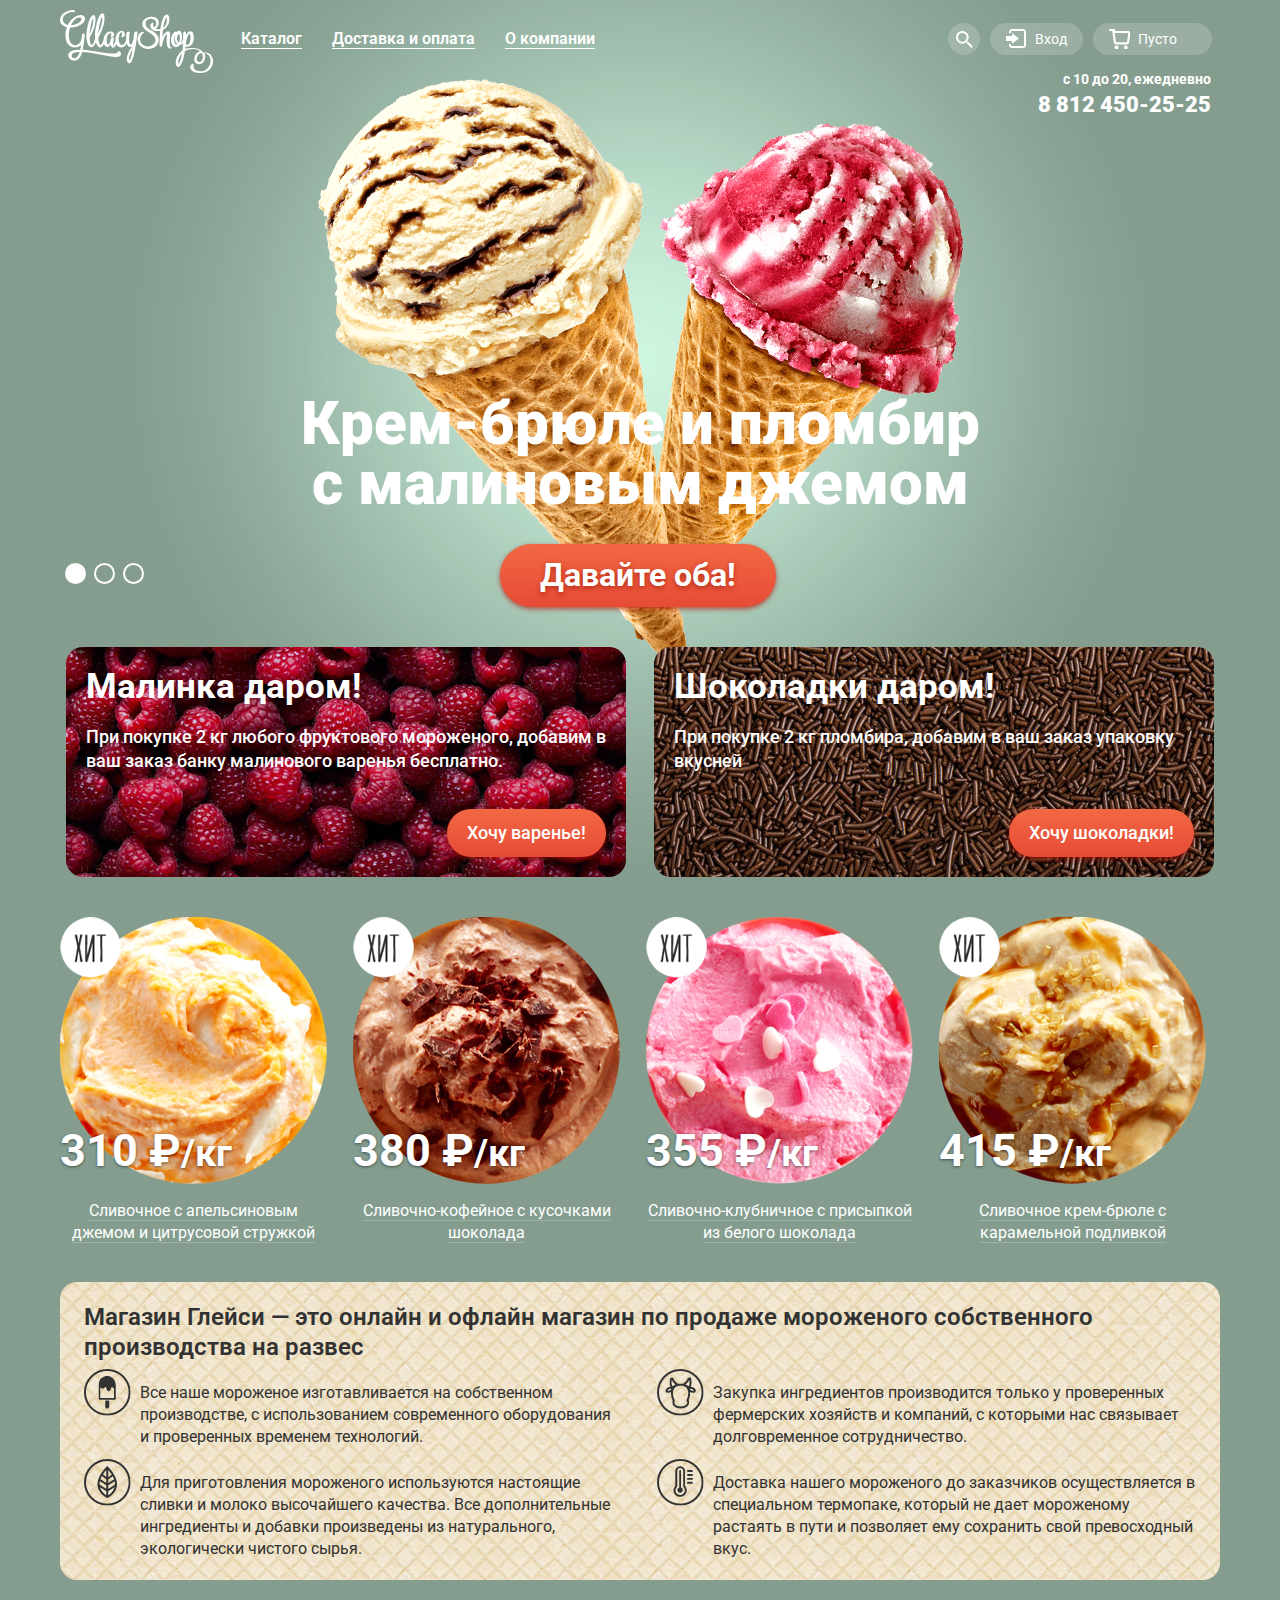
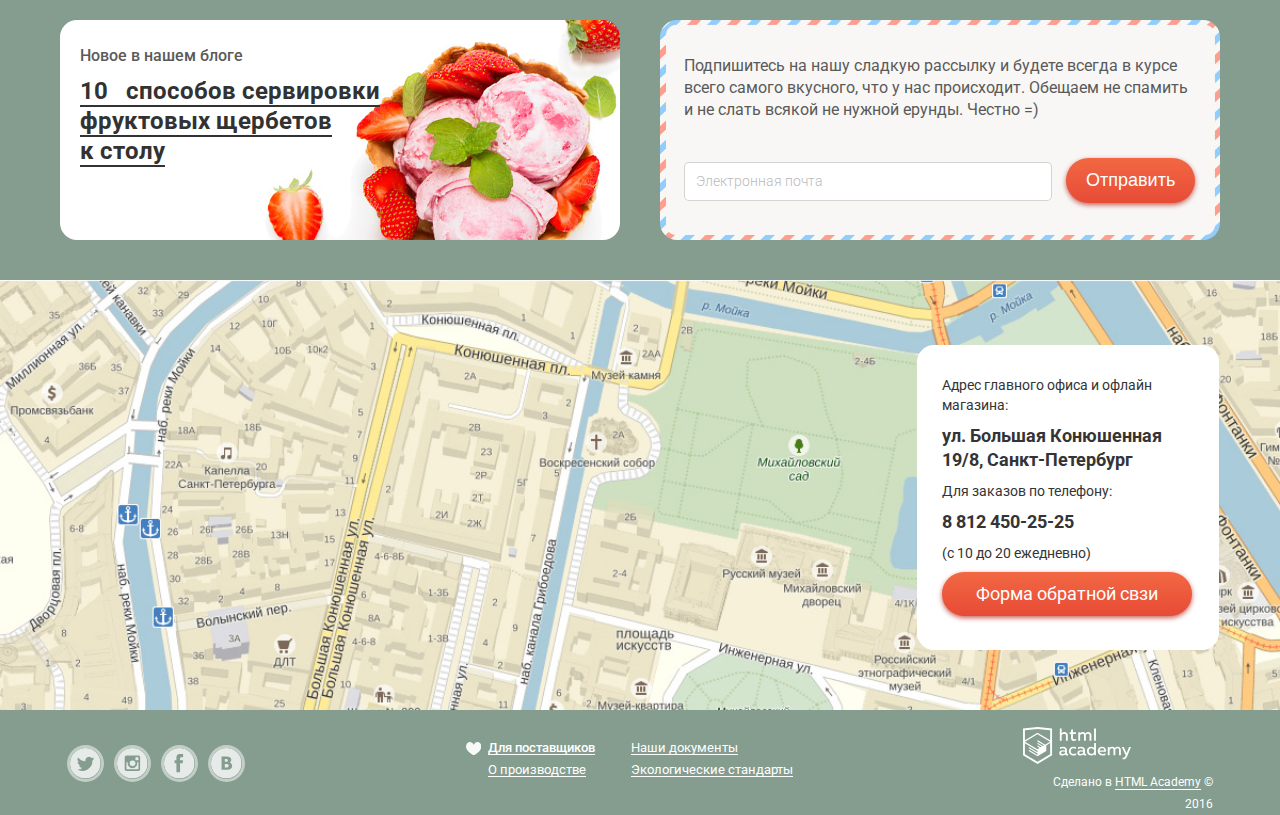
<file: index.html>
<!DOCTYPE html>
<html lang="ru">
	<head>
		<meta charset="utf-8">
		<link rel="stylesheet" href="css/style.css">
		<link href="https://fonts.googleapis.com/css?family=Roboto:400,500,700,900&amp;subset=cyrillic" rel="stylesheet">

	</head>
	<body>
		<input type="radio" id="btn-1" name="toggle" checked>
			                <input type="radio" id="btn-2" name="toggle">
			                <input type="radio" id="btn-3" name="toggle">
		<div class="site-wrapper">

			<div class="content-wrapper">
				
				<header class="main-header clearfix">
					
						<div class="header-logo">
							<img src="img/header-logo.svg" alt="Логотип">
						</div>
						<nav class="main-nav">
							<ul class="main-menu">
								<li>
									<a class="catalog" href="catalog.html">Каталог</a>
									<ul class="sub-menu">
										<li>
											<a class="bold-link" href="#">Новинки</a>
										</li>
										<li>
											<a href="#">Сливочное</a>
										</li>
										<li>
											<a href="#">Щербеты</a>
										</li>
										<li>
											<a href="#">Фруктовый лед</a>
										</li>
										<li>
											<a href="#">Мелорин</a>
										</li>
									</ul>
								</li>
								<li>
									<a href="#">Доставка и оплата</a>
								</li>
								<li>
									<a href="#">О компании</a>
								</li>
							</ul>
						</nav>
						<div class="user-block">
							<div class="user-block-item user-search">
								<a href="#"></a>
								<div class="user-search-form">
									<div class="field">
										<input class="field-input form-item" type="text" name="search" id="search">
										<label class="field-label" for="search">Что ищем?</label>
									</div>	
								</div>
							</div>
							<div class="user-block-item user-login">
								<a class="user-login-item" href="#">Вход</a>
								<div class="login-form">
									<form action="#" method="get">
										<div class="field">
											<input class="login-input field-input form-item" type="email" name="email" id="email">
											<label class="field-label" for="email">Электронная почта</label>
										</div>
										<div class="field">	
											<input class="login-input field-input form-item" type="password" name="password" id="password">
											<label class="field-label" class="field-label" for="password">Пароль</label>
										</div>	

										<div class="login-form-button">
											<input class="btn login-btn" type="submit" name="submit" value="Войти">
										</div>
										<div class="login-form-link hover-white-links">
											<a href="#">Забыли пароль?</a>
											<a href="#">Новая регистрация</a>
										</div>
									</form>
								</div>
							</div>
							<div class="user-block-item user-cart">
								<a class="empty" href="#">Пусто</a>
								
								<div class="cart-form">
									<table class="cart-table cart-list">
										<tbody>
											<tr class="cart-list-item">
												<td class="cart-list-remove">
													<button type="submit" class="cart-icon-remove"></button>
												</td>
												<td class="cart-list-img">
													<img src="img/cart-img1.png" alt="">
												</td>
												<td class="cart-list-description">Пломбир с апельсиновым джемом</td>
												<td class="cart-list-price">1,5 кг х <span>200 руб.</span></td>
												<td class="cart-list-count">300 руб.</td>
											</tr>
											<tr class="cart-list-item">
												<td class="cart-list-remove">
													<button type="submit" class="cart-icon-remove"></button>
												</td>
												<td class="cart-list-img">
													<img src="img/cart-img2.png" alt="">
												</td>
												<td class="cart-list-description">Клубничный пломбир с присыпкой  из белого шоколада</td>
												<td class="cart-list-price">1,5 кг х <span>300 руб.</span></td>
												<td class="cart-list-count">450 руб.</td>
											</tr>
											<tr class="cart-list-item">
												<td class="cart-list-total" colspan="5">Итого: 750 рублей</td>	
											</tr>
										</tbody>
									</table>
									<button type="submit" class="btn cart-btn">Оформить заказ</button>
								</div>
							</div>
						</div>
						<div class="header-info">
							<p class="header-info-time">c 10 до 20, ежедневно</p>
							<p class="header-info-number">8 812 450-25-25</p>
						</div>
						
				</header>					
						<section class="slider">
	                        <div class="slider-product-1">
	                        	<img src="img/slider-1.png" alt="">
	                        	<p class="slider-product-name">Крем-брюле и пломбир с малиновым джемом</p>
	                        	<a class="btn slider-btn">Давайте оба!</a>
	                        	
	                        </div>
	                        <div class="slider-product-2">
	                        	<img src="img/slider-2.png" alt="">
	                        	<p class="slider-product-name">Шоколадный пломбир и лимонный сорбет </p>
	                        	<a class="btn slider-btn">Давайте оба!</a>
	                        	
	                        </div>
	                        <div class="slider-product-3">
	                        	<img src="img/slider-3.png" alt="">
	                        	<p class="slider-product-name">Пломбир с помадкой и клубничный щербет</p>
	                        	<a class="btn slider-btn">Давайте оба!</a>
	                        	
	                        </div>	
	                        
	                        <div class="slider-controls">
			                    <label for="btn-1"></label>
			                    <label for="btn-2"></label>
			                    <label for="btn-3"></label>
	                		</div>               
			            </section>	            	
				        	</section>
				        	<section class="banners clearfix">
				        		<div class="banners-item raspberries">
				        			<h2 class="banner-title">Малинка даром!</h2>
				        			<p class="banner-description">При покупке 2 кг любого фруктового мороженого, добавим в ваш заказ банку малинового варенья бесплатно.</p>
				        			<a class="btn">Хочу варенье!</a>
				        		</div>
				        		<div class="banners-item chocolate">
				        			<h2 class="banner-title">Шоколадки даром!</h2>
				        			<p class="banner-description">При покупке 2 кг пломбира, добавим в ваш заказ упаковку вкусней</p>
				        			<a class="btn">Хочу шоколадки!</a>
				        		</div>
				        	</section>
				        	<section class="bestsellers">
				        		<article class="product bestseller-product">
				        			<img src="img/best1.png" alt="Мороженко" class="product-image">
				        			<div class="product-price">
				        				310 &#8381;<small>/кг</small>
				        			</div>
				        			<a href="#" class="product-title">Сливочное с апельсиновым джемом и цитрусовой стружкой</a>
				        		</article>
				        		<article class="product bestseller-product">
				        			<img src="img/best2.png" alt="Мороженко" class="product-image">
				        			<div class="product-price">
				        				380 &#8381;<small>/кг</small>
				        			</div>
				        			<a href="#" class="product-title">Сливочно-кофейное с кусочками шоколада</a>
				        		</article>
				        		<article class="product bestseller-product">
				        			<img src="img/best3.png" alt="Мороженко" class="product-image">
				        			<div class="product-price">
				        				355 &#8381;<small>/кг</small>
				        			</div>
				        			<a href="#" class="product-title">Сливочно-клубничное с присыпкой из белого шоколада</a>
				        		</article>
				        		<article class="product bestseller-product">
				        			<img src="img/best4.png" alt="Мороженко" class="product-image">
				        			<div class="product-price">
				        				415 &#8381;<small>/кг</small>
				        			</div>
				        			<a href="#" class="product-title">Сливочное крем-брюле с карамельной подливкой</a>
				        		</article>
				        	</section>
				        	<section class="advantage clearfix">
				        		<h2 class="advantage-title">Магазин Глейси  — это онлайн и офлайн магазин по продаже мороженого собственного производства на развес</h2>
				        		<div class="advantage-left">
				        			<p class="icecream">Все наше мороженое изготавливается на собственном производстве, с использованием современного оборудования и проверенных временем технологий.</p>
				        			<p class="leaf">Для приготовления мороженого используются настоящие сливки и молоко высочайшего качества. Все дополнительные ингредиенты и добавки произведены из натурального, экологически чистого сырья.</p>
				        		</div>
				        		<div class="advantage-right">
			        				<p class="cow">Закупка ингредиентов производится только у проверенных фермерских хозяйств и компаний, с которыми нас связывает долговременное сотрудничество.</p>
			        				<p class="termometer">Доставка нашего мороженого до заказчиков осуществляется в специальном термопаке, который не дает мороженому растаять в пути и позволяет ему сохранить свой превосходный вкус.</p>
				        		</div>
				        	</section>
				        	<section class="news clearfix">
				        		<div class="blog-news hover-white-links">
				        			<p class="blog-news-title">Новое в нашем блоге</p>
				        			<a href="#">10 &nbsp; способов сервировки<br> фруктовых щербетов<br> к столу</a>
				        		</div>
				        		<div class="emailing-news">
				        			<p>Подпишитесь на нашу сладкую рассылку и будете всегда в курсе всего самого вкусного, что у нас происходит. Обещаем не спамить и не слать всякой не нужной ерунды. Честно =)</p>
				        			<form action="#" method="post">
				        				<div class="field">
				        					<input class="field-input email-input" type="email" name="email" id="email" required>
						        				
						        			<label class="field-label email-label" for="email">Электронная почта</label>
						        			<input type="submit" class="btn emailing-news-btn" value="Отправить">
				        				</div>			  		        	
					        			
				        			</form>
				        		</div>
				        	</section>
						</div>
						<section class="location">
							<div class="location-map" id="ya-map">
								
									<div class="address-block">
											<p>Адрес главного офиса и офлайн магазина:</p>
											<p class="address-text-bold">ул. Большая Конюшенная 19/8, Санкт-Петербург</p>
											<p>Для заказов по телефону:</p>
											<p class="address-text-bold">8 812 450-25-25</p>
											<p>(с 10 до 20 ежедневно)</p>
										<a href="#" class="btn address-btn">Форма обратной свзи</a>
									</div>
								
							</div>
								
						</section>
						<div class="footer-wrapper">
				<footer class="main-footer">
					
						<div class="footer-social">
							<a href="#" class="social-btn social-btn-tw"></a>
							<a href="#" class="social-btn social-btn-inst"></a>
							<a href="#" class="social-btn social-btn-fb"></a>
							<a href="#" class="social-btn social-btn-vk"></a>
						</div>
						<div class="footer-links clearfix hover-links">
							<div class="footer-links-item footer-info">
								<a href="#" class="for-contractors">Для поставщиков</a>
								<a href="#">О производстве</a>
							</div>
							<div class="footer-links-item footer-doc">
								<a href="#">Наши документы</a>
								<a href="#">Экологические стандарты</a>
							</div>
						</div>	
						<div class="footer-corypting hover-links">
							<img src="img/logo.svg" alt="htmlacademy" class="footer-logo">
							<p>Сделано в <a href="#">HTML Academy</a> © 2016</p>
						</div>

								
				</footer>
				<div class="popup popup-feedback">
					<p>Мы обязательно вам ответим!</p>
					<button class="popup-close"></button>
					<form class="clearfix" action="#" method="get">
						<div class="field">
							<input class="form-item field-input" type="text" name="name" id="name">
							<label for="name" class="field-label">Как вас зовут?</label>
						</div>
						<div class="field">
							<input class="form-item field-input" type="email" id="email" >
							<label for="email" class="field-label">Ваша почта для ответа?</label>
						</div>
							
						<div class="field">
							<textarea class="field-input field-textarea" name="textarea" id="textarea"></textarea>
							<label for="textarea" class="field-label">Напишите что-нибудь...</label>
						</div>	
							<input class="btn popup-feedback-btn" type="submit" name="submit" value="Отправить">
						

					</form>
				</div>
			</div>
		</div>
			<script src="js/feedback.js"></script>	
			<script type="text/javascript" charset="utf-8" async src="https://api-maps.yandex.ru/services/constructor/1.0/js/?um=constructor%3A11344ddbdd3959e2b2ddc8b6d555e619453e3f6325177bd4e47028c7b8572590&amp;width=100%25&amp;height=435&amp;lang=ru_RU&amp;scroll=true&id=ya-map"></script>
	</body>
	
</html>
</file>
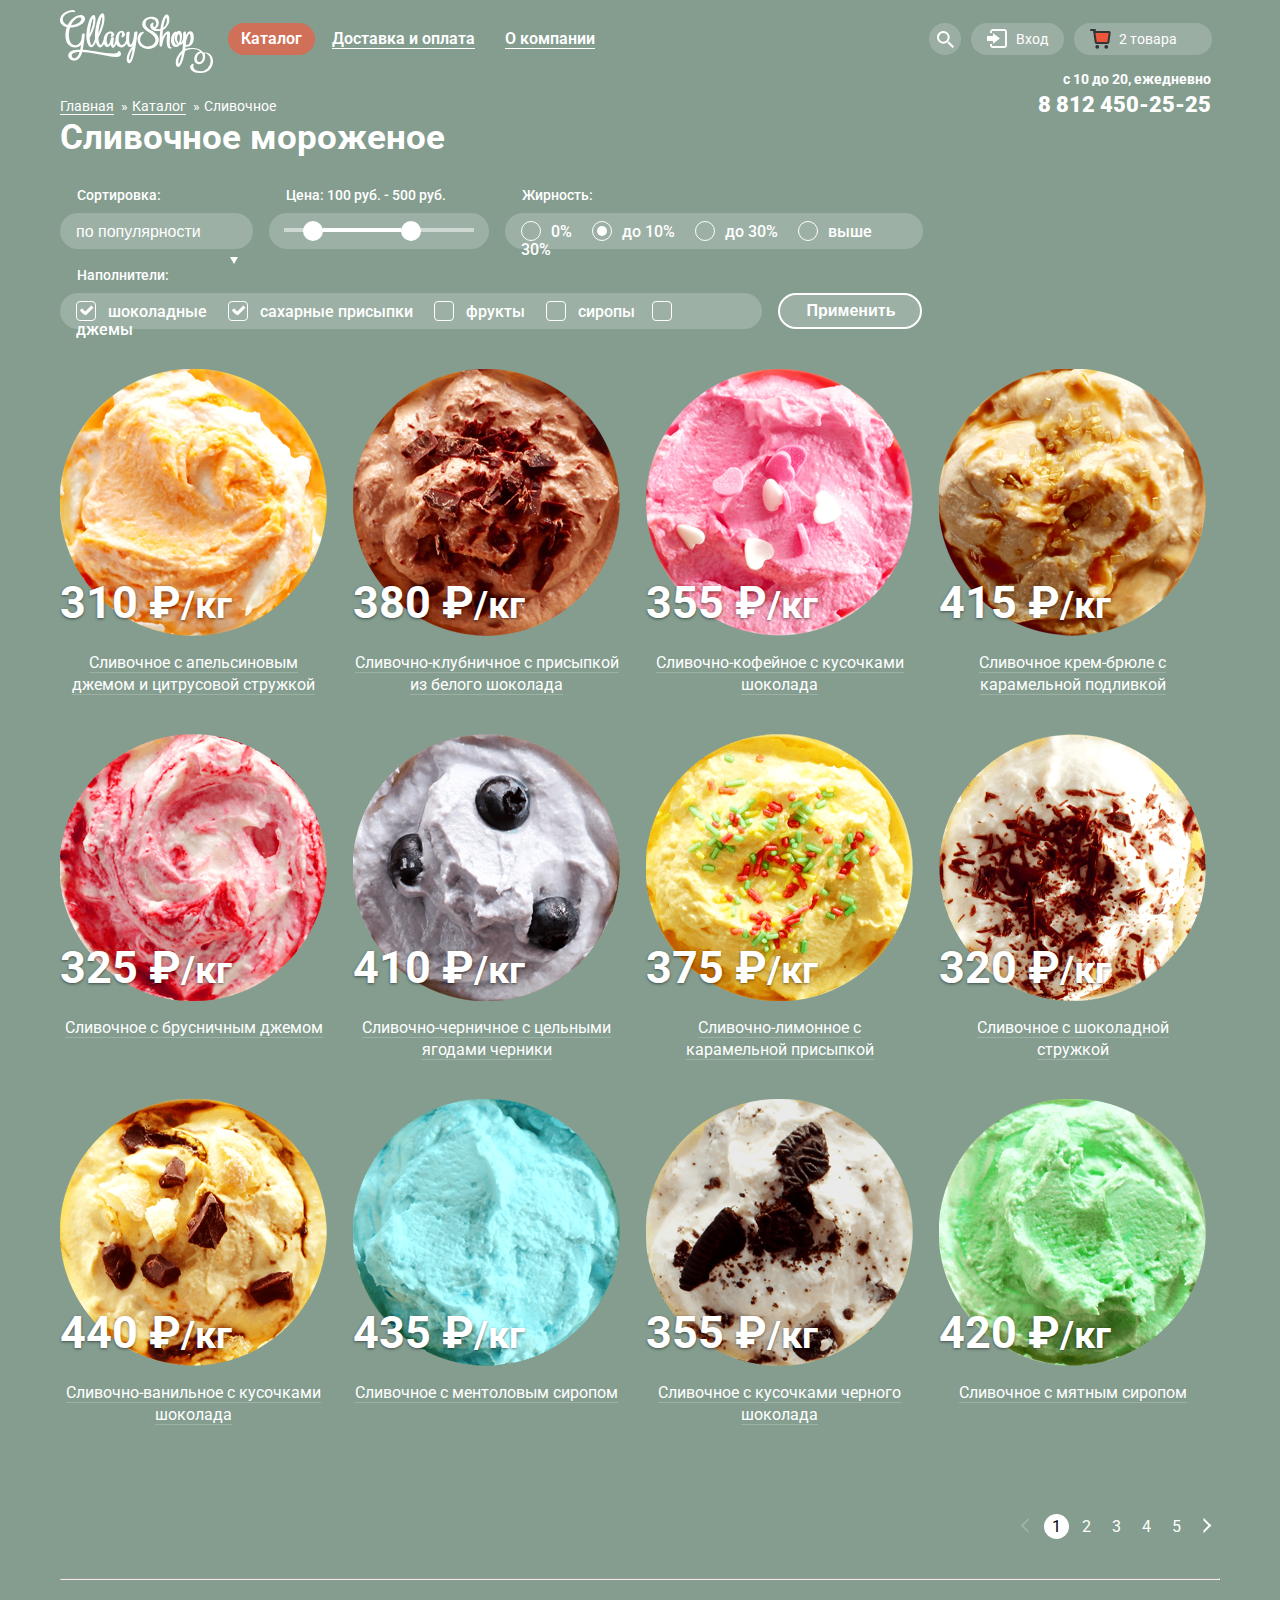
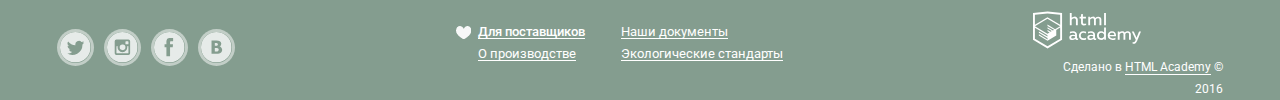
<file: catalog.html>
<!DOCTYPE html>
<html lang="ru">
	<head>
		<meta charset="utf-8">
		<link rel="stylesheet" href="css/style.css">
		<link href="https://fonts.googleapis.com/css?family=Roboto:400,500,700,900&amp;subset=cyrillic" rel="stylesheet">
	</head>
	<body>	
		<div class="content-wrapper">	
		<header class="main-header clearfix">
				
					<div class="header-logo">
						<img src="img/header-logo.svg" alt="Логотип">
					</div>
					<nav class="main-nav">
						<ul class="main-menu">
							<li class="active">
								<a class="catalog" href="catalog.html">Каталог</a>
								<ul class="sub-menu">
									<li>
										<a class="bold-link" href="#">Новинки</a>
									</li>
									<li class="active">
										<a href="#">Сливочное</a>
									</li>
									<li>
										<a href="#">Щербеты</a>
									</li>
									<li>
										<a href="#">Фруктовый лед</a>
									</li>
									<li>
										<a href="#">Мелорин</a>
									</li>
								</ul>
							</li>
							<li>
								<a href="#">Доставка и оплата</a>
							</li>
							<li>
								<a href="#">О компании</a>
							</li>
						</ul>
					</nav>
					<div class="user-block">
						<div class="user-block-item user-search">
							<a href="#"></a>
							<div class="user-search-form">
								<div class="field">
									<input class="field-input form-item" type="text" name="search" id="search">
									<label class="field-label" for="search">Что ищем?</label>
								</div>	
							</div>
						</div>
						<div class="user-block-item user-login">
							<a class="user-login-item" href="#">Вход</a>
							<div class="login-form">
								<form action="#" method="get">
									<div class="field">
										<input class="login-input field-input form-item" type="email" name="email" id="email">
										<label class="field-label" for="email">Электронная почта</label>
									</div>
									<div class="field">	
										<input class="login-input field-input form-item" type="password" name="password" id="password">
										<label class="field-label" class="field-label" for="password">Пароль</label>
									</div>	

									<div class="login-form-button">
										<input class="btn login-btn" type="submit" name="submit" value="Войти">
									</div>
									<div class="login-form-link hover-white-links">
										<a href="#">Забыли пароль?</a>
										<a href="#">Новая регистрация</a>
									</div>
								</form>
							</div>
						</div>
						<div class="user-block-item user-cart">
							<!-- <a class="empty" href="#">Пусто</a> -->
							<a class="added" href="#">2 товара</a>
							<div class="cart-form">
								<table class="cart-table cart-list">
									<tbody>
										<tr class="cart-list-item">
											<td class="cart-list-remove">
												<button type="submit" class="cart-icon-remove"></button>
											</td>
											<td class="cart-list-img">
												<img src="img/cart-img1.png" alt="">
											</td>
											<td class="cart-list-description">Пломбир с апельсиновым джемом</td>
											<td class="cart-list-price">1,5 кг х <span>200 руб.</span></td>
											<td class="cart-list-count">300 руб.</td>
										</tr>
										<tr class="cart-list-item">
											<td class="cart-list-remove">
												<button type="submit" class="cart-icon-remove"></button>
											</td>
											<td class="cart-list-img">
												<img src="img/cart-img2.png" alt="">
											</td>
											<td class="cart-list-description">Клубничный пломбир с присыпкой  из белого шоколада</td>
											<td class="cart-list-price">1,5 кг х <span>300 руб.</span></td>
											<td class="cart-list-count">450 руб.</td>
										</tr>
										<tr class="cart-list-item">
											<td class="cart-list-total" colspan="5">Итого: 750 рублей</td>	
										</tr>
									</tbody>
								</table>
								<button type="submit" class="btn cart-btn">Оформить заказ</button>
							</div>
						</div>
					</div>
					<div class="header-info">
						<p class="header-info-time">c 10 до 20, ежедневно</p>
						<p class="header-info-number">8 812 450-25-25</p>
					</div>
						
			</header>
		
			<ul class="breadcrumbs hover-links">
				<li>
					<a href="index.html">Главная</a>
					<a href="#">Каталог</a>
					<a class="current" href="#">Сливочное</a>
				</li>	
			</ul>
			<h2 class="catalog-title">Сливочное мороженое</h2>
			<form class="catalog-form" action="#" method="post">
				<fieldset class="sorting">
					<legend>Сортировка:</legend>
					<div class="catalog-fields sorting-field">	
						<select name="select" size="1">
							<option value="popular">по популярности</option>
							<option value="low">сначала не дорогие</option>
							<option value="high">сначала дорогие</option>
							<option value="fatness">по жирности</option>
						</select>
						<i class="sorting-field-icon"></i>
					</div>	
				</fieldset>
				<fieldset class="price">
					<legend>Цена: 100 руб. - 500 руб.</legend>
					<div class="catalog-fields price-field">
						<div class="scale">
                  			<div class="range">
			                    <div class="toggle-min"></div>
			                    <div class="toggle-max"></div>
			                </div>
                		</div>
					</div>	
				</fieldset>
				<fieldset class="fat">
					<legend>Жирность:</legend>
					<div class="catalog-fields fat-field">
						<label class="radio-label">
							
							<input type="radio" name="fatness-radio" id="fatness-0" value="fatness-0">
							<span class="radio-indicator"></span>
							0%
							
						</label>
						<label class="radio-label">
							
							<input type="radio" name="fatness-radio" id="fatness-below-10" value="fatness-below-10" checked>
							<span class="radio-indicator"></span>
							до 10%
							
						</label>
						<label class="radio-label">
							
							<input type="radio" name="fatness-radio" id="fatness-below-30" value="fatness-below-30">
							<span class="radio-indicator"></span>
							до 30%
							
						</label>
						<label class="radio-label">
							
							<input type="radio" name="fatness-radio" id="fatness-above-30" value="fatness-above-30">
							<span class="radio-indicator"></span>
							выше 30%
							
						</label>
					</div>	
					
				</fieldset>
				<fieldset class="fillers">
					<legend>Наполнители:</legend>
					<div class="catalog-fields fillers-field">
						<label>
							<input type="checkbox" name="chocolate" value="chocolate" id="chocolate" checked>
							<span class="checkbox-indicator"></span>
							шоколадные
						</label>
						<label>
							<input type="checkbox" name="sugar-powders" value="sugar-powders" id="sugar-powders" checked>
							<span class="checkbox-indicator"></span>
							сахарные присыпки
						</label>
						<label>
							<input type="checkbox" name="fruits" value="fruits" id="fruits">
							<span class="checkbox-indicator"></span>
							фрукты
						</label>
						<label>
							<input type="checkbox" name="syrups" value="syrups" id="syrups">
							<span class="checkbox-indicator"></span>
							сиропы
						</label>
						<label>
							<input type="checkbox" name="jam" value="jam" id="jam">
							<span class="checkbox-indicator"></span>
							джемы
						</label>
					</div>		
				</fieldset>
				<input class="catalog-sorting-btn" type="submit" value="Применить">
			</form>
			<section class="catalog-content">
				<article class="product product-hover">
					
        				<img src="img/best1.png" alt="Мороженко" class="product-image">
        			
        			<div class="product-price">310 &#8381;<small>/кг</small></div>
        			<a class="product-title">Сливочное с апельсиновым джемом и цитрусовой стружкой</a>
        			<div class="product-dropdown">
        				<a href="#" class="btn dropdown-btn">Быстрый просмотр</a>
        			</div>
	        	</article>
	        	<article class="product product-hover">
        			<img src="img/best2.png" alt="Мороженко" class="product-image">
        			<div class="product-price">380 &#8381;<small>/кг</small></div>
        			<a class="product-title">Сливочно-клубничное с присыпкой из белого шоколада</a>
        			<div class="product-dropdown">
        				<a href="#" class="btn dropdown-btn">Быстрый просмотр</a>
        			</div>
	        	</article>
	        	<article class="product product-hover">
        			<img src="img/best3.png" alt="Мороженко" class="product-image">
        			<div class="product-price">355 &#8381;<small>/кг</small></div>
        			<a class="product-title">Сливочно-кофейное с кусочками шоколада</a>
        			<div class="product-dropdown">
        				<a href="#" class="btn dropdown-btn">Быстрый просмотр</a>
        			</div>
	        	</article>
	        	<article class="product product-hover">
        			<img src="img/best4.png" alt="Мороженко" class="product-image">
        			<div class="product-price">415 &#8381;<small>/кг</small></div>
        			<a class="product-title">Сливочное крем-брюле с карамельной подливкой</a>
        			<div class="product-dropdown">
        				<a href="#" class="btn dropdown-btn">Быстрый просмотр</a>
        			</div>
	        	</article>
	        	<article class="product product-hover">
        			<img src="img/icecream5.png" alt="Мороженко" class="product-image">
        			<div class="product-price">325 &#8381;<small>/кг</small></div>
        			<a class="product-title">Сливочное с брусничным джемом</a>
        			<div class="product-dropdown">
        				<a href="#" class="btn dropdown-btn">Быстрый просмотр</a>
        			</div>
	        	</article>
	        	<article class="product product-hover">
        			<img src="img/icecream6.png" alt="Мороженко" class="product-image">
        			<div class="product-price">410 &#8381;<small>/кг</small></div>
        			<a class="product-title">Сливочно-черничное с цельными ягодами черники </a>
        			<div class="product-dropdown">
        				<a href="#" class="btn dropdown-btn">Быстрый просмотр</a>
        			</div>
	        	</article>
	        	<article class="product product-hover">
        			<img src="img/icecream7.png" alt="Мороженко" class="product-image">
        			<div class="product-price">375 &#8381;<small>/кг</small></div>
        			<a class="product-title">Сливочно-лимонное с карамельной присыпкой</a>
        			<div class="product-dropdown">
        				<a href="#" class="btn dropdown-btn">Быстрый просмотр</a>
        			</div>
	        	</article>
	        	<article class="product product-hover">
        			<img src="img/icecream8.png" alt="Мороженко" class="product-image">
        			<div class="product-price">320 &#8381;<small>/кг</small></div>
        			<a class="product-title">Сливочное с шоколадной стружкой</a>
        			<div class="product-dropdown">
        				<a href="#" class="btn dropdown-btn">Быстрый просмотр</a>
        			</div>
	        	</article>
	        	<article class="product product-hover">
        			<img src="img/icecream9.png" alt="Мороженко" class="product-image">
        			<div class="product-price">440 &#8381;<small>/кг</small></div>
        			<a class="product-title">Сливочно-ванильное с кусочками шоколада</a>
        			<div class="product-dropdown">
        				<a href="#" class="btn dropdown-btn">Быстрый просмотр</a>
        			</div>
	        	</article>
	        	<article class="product product-hover">
        			<img src="img/icecream10.png" alt="Мороженко" class="product-image">
        			<div class="product-price">435 &#8381;<small>/кг</small></div>
        			<a class="product-title">Сливочноe с ментоловым сиропом</a>
        			<div class="product-dropdown">
        				<a href="#" class="btn dropdown-btn">Быстрый просмотр</a>
        			</div>
	        	</article>
	        	<article class="product product-hover">
        			<img src="img/icecream11.png" alt="Мороженко" class="product-image">
        			<div class="product-price">355 &#8381;<small>/кг</small></div>
        			<a class="product-title">Сливочное с кусочками черного шоколада</a>
        			<div class="product-dropdown">
        				<a href="#" class="btn dropdown-btn">Быстрый просмотр</a>
        			</div>
	        	</article>
	        	<article class="product product-hover">
        			<img src="img/icecream12.png" alt="Мороженко" class="product-image">
        			<div class="product-price">420 &#8381;<small>/кг</small></div>
        			<a class="product-title">Сливочное с мятным сиропом</a>
        			<div class="product-dropdown">
        				<a href="#" class="btn dropdown-btn">Быстрый просмотр</a>
        			</div>
	        	</article>
			</section>
			<div class="paginator">
				<a class="prev disabled" href="#"></a>
				<a class="current" href="#">1</a>
				<a href="#">2</a>
				<a href="#">3</a>
				<a href="#">4</a>
				<a href="#">5</a>
				<a class="next" href="#"></a>
			</div>
			<hr class="hr-line">
		
		<footer class="main-footer inner-footer">
			
				<div class="footer-social">
					<a href="#" class="social-btn social-btn-tw"></a>
					<a href="#" class="social-btn social-btn-inst"></a>
					<a href="#" class="social-btn social-btn-fb"></a>
					<a href="#" class="social-btn social-btn-vk"></a>
				</div>
				<div class="footer-links clearfix hover-links">
					<div class="footer-links-item footer-info">
						<a href="#" class="for-contractors">Для поставщиков</a>
						<a href="#">О производстве</a>
					</div>
					<div class="footer-links-item footer-doc">
						<a href="#">Наши документы</a>
						<a href="#">Экологические стандарты</a>
					</div>
				</div>
				<div class="footer-corypting hover-links">
					<img src="img/footer-logo.svg" alt="htmlacademy" class="footer-logo" width="108" height="38">
					<p>Сделано в <a href="#">HTML Academy</a> © 2016</p>
				</div>
						
		</footer>
		</div>
	</body>
</html>
</file>
<file: css/style.css>
* {
	box-sizing: border-box;
}
body {
	margin: 0;
	font-family: 'Roboto',"Arial", sans-serif;
	font-size: 16px;
	line-height: 22px;
	color: #ffffff;
	background-color: #849d8f;
}
.site-wrapper {
	min-width: 940px;
	background-color: #849d8f;
	background-image: url(../img/illumination-1.png);
	background-position: center top;
	background-repeat: no-repeat;

	transition: background-image 0.5s ease,
	background-color 0.5s ease;

}
.content-wrapper {
	width: 1200px;
	margin: 0 auto;
	padding: 0 20px;
}
.footer-wrapper {
	width: 1200px;
	margin: 0 auto;
	padding: 0 30px;
}
.clearfix::after {
	content: "";
	display: table;
	clear: both;
}
.btn {
	display: inline-block;
    background-color: #e74b36;
    background-image: linear-gradient(to top,#e74b36,#f26843);
    padding: 12px 20px;
    border-radius: 47px;
    font-size: 18px;
    box-shadow: 0px 2px 5px 0px rgba(172,16,0,0.65); 
    color: #ffffff;
    text-decoration: none;
    text-align: center;
    outline: none;
}
.btn:hover {
	background-image: linear-gradient(to top,#f58669,#ec6f5e);
}
.btn:active {
	background-image: linear-gradient(to top,#f26843,#e74b36);
	box-shadow: inset 0px 3px 2px 0px rgba(172,16,0,0.65);
}

.container {
	position: relative;
	width: 1146px;
	margin: 0px auto;
}
.header-logo {
	float: left;
	margin-right: 15px;
}
.main-header {
	position: relative;
	padding-top: 10px;
}
.main-nav {
	float: left;
	width: 550px;
	margin-top: 13px;
}
.main-menu {
	padding: 0;
    margin: 0;
    list-style: none;
}
.main-menu > li {
	position: relative;
	display: inline-block;
	vertical-align: top;
	padding: 5px 13px;
    /* padding-bottom: 0; */
    font-size: 16px;
    line-height: 22px;   
}
.main-menu > li > a {

	color: #ffffff;
	text-decoration: none;
	border-bottom: 1px solid;
	font-weight: 600;
}
.main-menu > li:hover {
	background-color: #ffffff;
    border-radius: 22px;
}
.main-menu > li:hover > a {
	color: #000000;
	border: none;
}
.main-menu > li:hover .sub-menu {
	display: block;
}
.main-menu > li::after {
	content: "";
    position: absolute;
    height: 10px;
    left: 0;
    right: 0;
}
.main-menu > .active {
	background-color: #d07058;
	border-radius: 22px;
}
.main-menu .active>a {
	border: none;
}
.main-menu > li:active {
-webkit-box-shadow: inset 0px 2px 0px 0px rgba(105,105,105,1);
-moz-box-shadow: inset 0px 2px 0px 0px rgba(105,105,105,1);
box-shadow: inset 0px 2px 0px 0px rgba(105,105,105,1);
}

.sub-menu {
	display: none;
	width: 145px;
    font-size: 14px;
    position: absolute;
    left: -6px;
    top: 37px;
    z-index: 20;
    list-style: none;
    background-color: #ffffff;
    padding: 0;
    border-radius: 6px;
    box-shadow:0px 15px 20px 5px rgba(27, 27, 27, 0.27); 
}
.sub-menu a {
	display: block;
    text-decoration: none;
    padding: 7px 14px;
    color: #000000;
    margin: 0 6px;
}
.sub-menu .active {
	pointer-events: none;
	cursor: default;
	background-color: #d07058;	
}
.sub-menu .active:hover {
	background-color: #d07058;
}
.sub-menu .active>a {
	color: #ffffff;
}
.sub-menu li:hover {
    background-color: #fbded8;
}
.sub-menu li:first-child:hover {
    border-radius: 6px 6px 0 0;
}
.sub-menu li:last-child:hover {
	border-radius: 0 0 6px 6px;
}
.sub-menu li:active {
    background-color: #f6b5a5;
}
.sub-menu .bold-link {
	font-weight: bold;
	border-bottom: 1px solid #d1d0ce;
	padding: 9px 14px 11px;
}
.main-menu .catalog:hover .sub-menu {
	display: block;
}
.user-block {

	    float: right;
    margin-top: 13px;
    margin-right: 8px;
    max-width: 418px;
    font-size: 0;
    text-align: right;
}
.user-cart {
	position: relative;
}
.cart-form {
	position: absolute;
	top: 36px;
	right: 0;
	padding: 26px 15px 23px;
	width: 540px;
	background-color: #ffffff;
	border-radius: 5px;
	opacity: 0;
	z-index: -1;
}
.user-cart:hover .cart-form {
	opacity: 1;
	z-index: 20;
}
.user-cart:hover .added {
	background-color: #ffffff;
	color: #000000;
}
tbody {
	font-size: 13px;
	line-height: 19px;
	color: #000000;
	text-align: left;
}
tbody td {
	vertical-align: top;
}
.cart-list-price span {
	color: #888888;
}
.cart-list-description {
	width: 255px;
	padding: 8px 10px 28px;
}
.cart-list-price {
	width: 130px;
	padding: 8px 10px;
}
.cart-list-count {
	width: 80px;
	padding: 8px 10px;
}
.cart-list-img {
	width: 33px;
	height: 33px;
}
.cart-list-total {
	position: relative;
	font-size: 15px;
	padding: 0 10px;
	font-weight: bold;
	text-align: right;

}
.cart-list-total::before {
	position: absolute;
	top: -15px;
	left: 0;
	content: "";
	width: 100%;
	height: 1px;
	background-color: #cacac7;
}
.cart-btn {
	font-size: 15px;
	line-height: 24.3px;
	font-weight: bold;
	border: none;
	padding-top: 6px;
	padding-bottom: 6px;
	margin-top: 13px;
}

.cart-icon-remove {
	position: relative;
    width: 26px;
    height: 32px;
    display: block;
    font-size: 0;
    border: none;
    outline: none;
    background-color: rgba(50, 50, 50, 0);
}
.cart-icon-remove::before,
.cart-icon-remove::after {
	position: absolute;
	left: 0;
	content: "";
	width: 14px;
	height: 1px;
	background-color: #000000;
}
.cart-icon-remove::before {
	transform: rotate(45deg);
}
.cart-icon-remove::after {
	transform: rotate(-45deg);
}

.user-block-item {
	position: relative;
	display: inline-block;
	vertical-align: top;
	margin-right: 10px;

}
.user-block-item:last-child {
	margin-right: 0;
}
.user-block-item > a {
	display: block;
	position: relative;
    /* min-height: 32px; */
    padding: 5px 16px;
    /* padding-left: 45px; */
    background-color: rgba(248, 247, 244, 0.2);
    border-radius: 32px;
    font-size: 14px;
    text-decoration: none;
    color: #ffffff;
}

.user-search > a {

	width: 32px;
    height: 32px;
    background-image: url(../img/search.svg);
    background-position: center center;
    background-repeat: no-repeat;   
}
.user-search::after {
	position: absolute;
	content: "";
	width: 32px;
	height: 10px;
	left: 0;
}
.user-search:hover >a {
	background-image: url(../img/search2.svg);
	background-color: #ffffff;
}
.user-search:hover .user-search-form {
	opacity: 1;
	z-index: 20;
}

.user-block:after {
    position: absolute;
    content: "";
    width: 270px;
    height: 5px;
    bottom: -5px;
    left: 0;
}
.user-login>a {
	padding-left: 45px;
}
.login-form-link a {
	font-size: 13px;
	line-height: 13px;
	color: #000000;
	text-decoration: none;
	border-bottom: 1px solid black;
}
.login-btn {
	border: none;
	width: 100px;
	padding: 9px 30px;
	font-size: 15px;
	font-weight: 600;
}
.login-form-button {
    position: absolute;
    bottom: 15px;
}
.login-form-link {
    position: absolute;
    right: 16px;
    bottom: 9px;
    max-width: 125px;
}
.user-cart a {
	padding-left: 45px;
    padding-right: 35px;
    text-align: center;
}
.field {
	position: relative;
	width: 100%;
}
.user-search-form {
	position: absolute;
	right: 0;
	top: 36px;
	z-index: -1;
	opacity: 0;
	width: 342px;
	padding: 15px;
	background-color: #ffffff;
	border-radius: 5px;
}
.login-form {
	position: absolute;
    right: 0;
    z-index: -1;
    opacity: 0;
    top: 36px;
    width: 272px;
    min-height: 175px;
    padding: 20px 16px 16px 15px;
    background-color: #ffffff;
    border-radius: 7px;
    box-shadow: 0 20px 20px rgba(0,0,0,.4);  
}

.user-login::after {
    position: absolute;
    content: "";
    width: 100%;
    height: 10px;
    left: 0;
}
.user-login:hover .login-form {
	opacity: 1;
	z-index: 20;
}
.user-cart::after {
	position: absolute;
    content: "";
    width: 100%;
    height: 10px;
    left: 0;
}
.header-info {
	    position: absolute;
    top: 68px;
    right: 9px;
    text-align: right;
}
.header-info-time {
	font-size: 14px;
	font-weight: bold;
	margin: 0px;

}
.header-info-number {
	font-size: 22px;
	line-height: 30px;
	font-weight: 900;
	margin: 0px;
}
.user-login-item::before {
	position: absolute;
	content: ""; 
    top: 6px;
    left: 16px;
    width: 20px;
    height: 19px;
    background: url(../img/css_sprites.png) no-repeat;
    background-position: -133px -236px;
}
.user-login:hover .user-login-item::before {
	background-position: -173px -236px;
}
.user-login:hover .user-login-item {
	background-color: #ffffff;
	color: #000000;
}
.empty:before {
	position: absolute;
	content: "";
	top: 6px;
	left: 16px;
	width: 21px;
	height: 20px;
	background: url("../img/css_sprites.png") no-repeat;
	background-position: -92px -236px;
}
.added:before {
	position: absolute;
	content: "";
	top: 6px;
	left: 16px;
	width: 21px;
	height: 20px;
	background: url("../img/css_sprites.png") no-repeat;
	background-position: -10px -236px;
}
/*Слайдер*/
.slider {
	position: relative;
	min-height: 525px;
	margin-bottom: 43px;
}
.slider-product-1,
.slider-product-2,
.slider-product-3 {
	display: none;
}
body > input[type="radio"] {
	display: none;
}

.slider{
    transition: transform .8s ease;
}
.slider img {
    position: absolute;
    top: 0px;
    left: 50%;
    margin-left: -323.5px;
   

}

.slider-product-name {
	position: relative;
	padding: 0 230px;
    padding-top: 315px;
    text-align: center;
    font-size: 60px;
    font-weight: 900;
    line-height: 60px;
    margin: 0;
    margin-bottom: 30px;
    z-index: 2;
}
.slider-btn {
	display: block;
	text-align: center;
	text-shadow: 0 2px 5px rgba(160,32,11,.76);
}
.slider-controls {
	position: absolute;
	font-size: 0;
	line-height: 0;
	bottom: 20px;
	left: 5px;
}
.slider-controls label {
	display: inline-block;
	width: 21px;
	height: 21px;
	border: 2px solid #ffffff;
	border-radius: 50%;
	margin-right: 8px;
	cursor: pointer;
}
.slider-controls label:last-child {
	margin: 0;
}
.slider-controls label:hover {
    background-color: rgba(248, 247, 244, 0.4);
}
/*.slider-controls label::after*/
#btn-1:checked ~ .site-wrapper label[for="btn-1"],
#btn-2:checked ~ .site-wrapper label[for="btn-2"],
#btn-3:checked ~ .site-wrapper label[for="btn-3"] {	
	background-color: #ffffff;
}
#btn-1:checked ~ .site-wrapper  .slider-product-1,
#btn-2:checked ~ .site-wrapper  .slider-product-2,
#btn-3:checked ~ .site-wrapper  .slider-product-3 {
	display: block; 

}
input[id="btn-1"]:checked ~ .site-wrapper  {
	background-color: #849d8f;
}
input[id="btn-2"]:checked ~  .site-wrapper  {
	background-color: #8996a6;
	background-image: url(../img/illumination-2.png);
}
input[id="btn-3"]:checked ~ .site-wrapper {
	background-color: #9d8b84;
	background-image: url(../img/illumination-3.png);
}

.slider-btn {
	position: absolute;
    left: 50%;
    margin-left: -140px;
    display: inline-block;
    text-align: center;
    max-width: 280px;
    font-size: 32px;
    line-height: 63px;
    font-weight: bold;
    padding: 0px 40px;
}

/*Баннеры*/
.raspberries {
	float: left;
	background-image: url("../img/raspberries2.jpg");
}
.chocolate {
	float: right;
	background-image: url("../img/chocolate.jpg");
}
.banners {
	padding: 0px 6px 0px 6px;
}
.banners-item {
	position: relative;
	width: 560px;
    min-height: 230px;
    padding: 20px;
    border-radius: 17px;
    margin-bottom: 40px;
    font-size: 18px;
    line-height: 24px;
    font-weight: 500;
}
.banners .btn {
	position: absolute;
	bottom: 20px;
	right: 20px;
}
.banner-title {
	font-size: 35px;
    line-height: 40px;
    margin: 0px;
}
/*Бестселлер*/
.product { /*общий класс для index, catalog .product*/
	box-sizing: content-box;
    position: relative;
    display: inline-block;
    vertical-align: top;
    width: 267px;
    min-height: 325px;
    margin-right: 26px;
    font-size: 16px;
    text-align: center;
    margin-bottom: 38px;
    transition: all .3s ease-out;

}
.product:nth-child(4n) {
	margin-right: 0;
}
.product-hover:hover {
	position: relative;
    margin-bottom: -30px;
    padding-bottom: 68px;
    cursor: pointer;
}
.product-hover:hover::after {
	position: absolute;
	left: -5.5px;
	top: -6px;
	content: "";
	display: block;
	width: 278px;
	height: 405px;
	background-color: rgba(255,255,255,0.2);
	border-radius: 5px;
    box-shadow: 0 20px 20px 0 rgba(0,0,0,.15);
	z-index: 2;
}
.product-hover:hover .product-image,
.product-hover:hover .product-price,
.product-hover:hover .product-title,
.product-hover:hover .product-dropdown {
	z-index: 4;
}


.product-dropdown {
	position: absolute;
	bottom: 20px;
	left: 50%;
    margin-left: -97.3px;
	display: none;
}
.product-hover:hover .product-dropdown {
	display: block;
}
.bestseller-product::after {
	position: absolute;
    content: "";
    z-index: 2;
    width: 61px;
    height: 61px;
    top: 0;
    left: 0;
    background-image: url(../img/hit.png);
}
.bestsellers {
	font-size: 0;
	
}

.bestsellers .product:nth-child(4n) {
	margin-right: 0;
}
.product-image {
	position: relative;
	max-width: 100%;
	margin-bottom: 10px;
	z-index: 1;
}
.product-price {
	position: absolute;
	max-width: 100%;
	top: 223px;
	font-size: 45px;
	font-weight: 700;
	text-shadow: 0 1px 3px rgba(0,0,0,.5);
	z-index: 2;

}
.product-title {
	position: relative;
	color: #ffffff;
    font-size: inherit;
    font-weight: 400;
    text-decoration: none;
    border-bottom: 1px solid rgba(255,255,255,0.2);
    text-align: center;
    z-index: 2;    
}
/*Преимущества*/
.advantage {
	padding: 20px 24px;
	color: #000000;
	margin-bottom: 40px;
	background: url("../img/waffle2.jpg");
	border-radius: 17px;
	color: #323232;
}
.advantage-left {
	float: left;
}
.advantage-right {
	float: right;
}
.advantage-title {
	margin: 0;
    margin-bottom: 7px;
    font-size: 24px;
    line-height: 30px;
    font-weight: 600;
}
.advantage p {
	position: relative;
	width: 539px;
	padding-left: 56px;
	padding-top: 13px;
	margin: 0;
	margin-bottom: 11px;

}
.advantage p:last-child {
	margin-bottom: 0;
}
.icecream:before {
	position: absolute;
	content: "";
	top: 0px;
	left: 0px;
	width: 47px;
	height: 47px;
	background: url("../img/css_sprites.png") no-repeat;
	background-position: -211px -169px;
}
.leaf:before {
	position: absolute;
	content: "";
	top: 0px;
	left: 0px;
	width: 47px;
	height: 47px;
	background: url("../img/css_sprites.png") no-repeat;
	background-position: -10px -169px;
}
.cow:before {
	position: absolute;
	content: "";
	top: 0px;
	left: 0px;
	width: 47px;
	height: 47px;
	background: url("../img/css_sprites.png") no-repeat;
	background-position: -144px -169px;
}
.termometer:before {
	position: absolute;
	content: "";
	top: 0px;
	left: 0px;
	width: 47px;
	height: 47px;
	background: url("../img/css_sprites.png") no-repeat;
	background-position: -77px -169px;
}
/*Новости*/
.news {
	margin-bottom: 40px;
}
.blog-news {
	float: left;
	width: 560px;
	min-height: 220px;
	padding: 25px 20px;
	background: #ffffff url("../img/strawberry.jpg") no-repeat;
	border-radius: 17px;
}
.blog-news a {
	font-size: 24px;
	line-height: 30px;
	color: #323232;
	text-decoration: none;
	border-bottom: 2px solid #323232;
	font-weight: bold;
}
.blog-news-title {
	color: #5a5a5a;
	margin: 0px;
	margin-bottom: 9px;
	font-weight: 500;
}
.emailing-news {	
	float: right;
	width: 560px;
	height: 220px;
	padding: 35px 24px;
	background: #ffffff url("../img/emailing.jpg") no-repeat;
	border-radius: 17px;
	color: #5a5a5a;
}
.emailing-news form {
	display: inline-block;
}
.field {
	display: inline-block;
	position: relative;
	margin-right: 11px;
}
.field-label {
    position: absolute;
    top: 9px;
    left: 12px;
    color: #bbb;
    font-size: 14px;
    font-weight: 300;
    z-index: 2;
    pointer-events: none;
  transition: -webkit-transform 200ms ease;
  transition: transform 200ms ease;
  transition: transform 200ms ease, -webkit-transform 200ms ease;
}
.field-input {
	box-sizing: border-box;
    width: 100%;
    padding: 12px;
    border: none;
    box-shadow: 0 0 0 1px #d3d3d2 inset;
    border-radius: 5px;
    font-weight: 700;
}
.login-input {
	margin-bottom: 12px;
}

.field-input:focus+.field-label {
	transform: translateY(-28px);
  -webkit-transform: translateY(-28px);
      -ms-transform: translateY(-28px);
  font-size: 11px;
  color: #5b9ddf;
}


.emailing-news-btn {
	width: 129px;
	border: none;
}
.emailing-news p {
	margin:0;
	margin-bottom: 37px;
}
.email-input {
	width: 368px;
	margin-right: 10px; 
}
.email-label {
	top: 12px;
}
/*Карта*/
.location-map {
	position: relative;
	min-width: 1200px;
	max-width: 100%;
	min-height: 430px;
	background: url("../img/map.jpg") no-repeat;
	background-size: 100%;

}

.address-block {
	position: absolute;
	z-index: 10;
	right: 4.8%;
	
	width: 302px;
	min-height: 305px;
	margin-top: 65px;
	background-color: #ffffff;
	padding: 30px 25px;
	border-radius: 17px;

	color: #343434;
	font-size: 14px;
	line-height: 20px;	
}
.address-block p {
	margin: 0;
	margin-bottom: 9px;
}
.address-text-bold {
	font-size: 18px;
	line-height: 24px;
	font-weight: bold;
}
.address-btn {
	width: 250px;
}
/*Футер*/
.main-footer {
	position: relative;
	min-height: 97px;
	margin-top: 6px;
	padding: 20px 0;
}
.footer-social {
	float: left;
	width: 186px;
	margin-right: 210px;
	margin-top: 12px;
}
.social-btn {
	display: inline-block;
	vertical-align: middle;
	width: 31px;
	height: 31px;
	
	box-shadow: 0 0 0 3px rgba(255,255,255,.5);
    border-radius: 50%;
    margin-right: 12px;
    border: none;
}
.social-btn:hover {
	box-shadow: 0 0 0 4px rgba(255,255,255,.6);
}
.social-btn:active {
	box-shadow: 0 0 0 4px rgba(255, 255, 255, 0.5), 0 2px 1px 0 #888888 inset;
  color: #e9e9e9;
}
.social-btn-tw {
	background-image: url("../img/twitter.svg");
}
.social-btn-inst {
	background-image: url("../img/inst.svg");
}
.social-btn-fb {
	background-image: url("../img/fb.svg");
}
.social-btn-vk {
	background-image: url("../img/vk.svg");
}

.footer-links {
	float: left;
	width: 330px;	
}
.footer-links-item {
	position: relative;
	width: 165px;
}
.footer-links-item a {
	display: inline-block;
    color: #ffffff;
    text-decoration: none;
    font-size: 13px;
    line-height: 13px;
    border-bottom: 1px solid #ffffff;
}
.for-contractors {
	font-weight: 500;
}
.for-contractors:before {
	position: absolute;
	content: "";
	width: 15px;
	height: 13px;
	top: 6px;
	left: 0;
    background: url("../img/css_sprites.png") no-repeat;
    background-position: -287px -236px;
}
.footer-info {
	float: left;
	padding-left: 22px;
}
.footer-doc {
	float: right;
}
.footer-corypting {
	    position: absolute;
    right: -3px;
    top: 11px;
    float: right;
    width: 190px;
    font-size: 12px;
    color: #ffffff;
}
.footer-corypting p {
	margin: 0px;
	text-align: right;
}
.footer-corypting p>a {
	font-size: 12px;
    color: #ffffff;
    text-decoration: none;
    border-bottom: 1px solid #ffffff;
}
.footer-logo {

	left: 0px;
}
.popup {
	
}
.popup-feedback {
	display: none;
	position: fixed;
	top: 338px;
	left: 50%;
	margin-left: -239px;
	width: 478px;
	padding: 25px;
	min-height: 442px;
	background-color: #ffffff;
	border-radius: 7px;
	z-index: 50;
}
.popup-feedback p {
	color: #000000;
	font-size: 24px;
	line-height: 22px;
	margin: 0;
	margin-bottom: 23px;
	font-weight: 500;
}
.popup-feedback .field {
	margin-bottom: 20px;
}
.popup-feedback .form-item {
	width: 267px;
}
.field-textarea {
	width: 100%;
	min-height: 155px;

}
.popup-feedback-btn {
	float: right;
	margin-top: 5px;
	border: none;
	width: 138px;
}
.popup-close {
	position: absolute;
    top: 15px;
    right: 15px;
    width: 22px;
    height: 22px;
    background-color: transparent;
    font-size: 0;
    border: none;
    cursor: pointer;
    outline: none;
    padding: 0;
}
.popup-close::after,
.popup-close::before {
	position: absolute;
    content: "";
    top: 8px;
    right: -2px;
    width: 23px;
    height: 2px;
    background-color: #000000;
}
.popup-close::after {
	transform: rotate(45deg);
}
.popup-close::before {
	transform: rotate(-45deg);
}
.popup-show {
	display: block;
	animation: bounce 0.6s;
}

/*Каталог*/
.breadcrumbs {
	display: inline-block;
	width: 560px;
	list-style: none;
	padding: 0;
	margin: 0;
	margin-top: 16px;
	margin-bottom: 6px;
}
.breadcrumbs a {
	position: relative;
	font-size: 14px;
	color: #ffffff;
	text-decoration: none;
	border-bottom: 1px solid #ffffff;
	margin-right: 14px;
}
.breadcrumbs .current {
    pointer-events: none; 
    cursor: default;
    border: none; 
}
.breadcrumbs li>a:last-child {
	text-decoration: none;
}
.breadcrumbs a:after {
	content: "\00BB";
	position: absolute;
	right: -14px;
}
.breadcrumbs .current:after {
	content: "";
}
.catalog-title {
	font-size: 35px;
	line-height: 30px;
	font-weight: bold;
	margin: 0;
	margin-bottom: 31px;
}
.catalog-content {
	font-size: 0;
	margin-bottom: 50px;
}
.catalog-content .product:nth-child(4n) {
	padding-right: 0;
}

.dropdown-btn {

	padding: 6px 28px;
	font-size: 15px;
	line-height: 24px;
	font-weight: 500;
}
.catalog-form {
	margin-bottom: 25px;
	font-size: 0;
}
.catalog-form fieldset {
	position: relative;
	display: inline-block;
	vertical-align: top;

	font-weight: 500;
	font-size: 16px;

	border: none;
    margin: 0 16px 15px 0;
    padding: 0;
}
.catalog-form fieldset legend {
	font-size: 14px;
    margin: 10px 15px 7px;
}
.catalog-form .catalog-fields {
	padding: 10px 16px;
	line-height: 18px;
	height: 36px;
	border-radius: 36px;
	background-color: rgba(255,255,255,0.2)
}
.catalog-form .sorting-field {
	width: 193px;

	padding: 0;
	background-color: transparent;
}
.sorting-field select {
	position: relative;
	width: 100%;
	padding: 0px 14px 0px 16px;
	font-size: 16px;
	font-weight: 500;

	color: #ffffff;
	height: 36px;
	border:none;
    border-radius: 36px;
    background-color: rgba(255,255,255,0.2);
    outline: none;
    cursor: pointer;
    -webkit-appearance: none;
    -moz-appearance: none;
}

.sorting-field-icon::after {
	content: "";
    position: absolute;
    top: 44px;
    right: 15px;
    width: 0;
    height: 0;
  
    pointer-events: none;
    border-top: 7px solid #ffffff;
    border-right: 4.5px solid transparent;
    border-left: 4.5px solid transparent;
}
.sorting-field select:hover {
	color: #000000;
	background-color: #ffffff;
}
.sorting-field select:hover ~ .sorting-field-icon::after {
	border-top-color: #000000;
}
.sorting-field select option {
	font-size: 14px;
	color: #000000;
	padding: 0px 20px;
}

.price .price-field {
	width: 220px;
	padding: 15px;
}
.price .scale {
	width: 100%;
	height: 4px;
	background-color: rgba(255,255,255,.5);
	cursor: pointer;
}
.price .range {
	position: relative;
	width: 78px;
	height: inherit;
	background-color: #ffffff;
	margin-left: 39px;
	cursor: pointer;
}
.price .toggle-min {
	position: absolute;
	top: -7px;
	left: -20px;

	width: 20px;
	height: 20px;
	border-radius: 50%;
	background-color: #ffffff;
	cursor: pointer;
}
.price .toggle-max {
	position: absolute;
	top: -7px;
	right: -20px;
	
	width: 20px;
	height: 20px;
	border-radius: 50%;
	background-color: #ffffff;
	cursor: pointer;
}
.price .toggle-min:hover,
.price .toggle-max:hover {
	webkit-box-shadow: 0px 0px 0px 2px rgb(255, 255, 255);
    -moz-box-shadow: 0px 0px 0px 2px rgb(255, 255, 255);
    box-shadow: 0px 0px 0px 2px rgb(255, 255, 255);

}
.fat .fat-field {
	width: 418px;
}
.fat input[type="radio"] {
	display: none;
}
.fat label {
	position: relative;
	padding-left: 30px;
	margin-right: 16px;
	cursor: pointer;
}
.radio-label input[type="radio"] + .radio-indicator {
	position: absolute;
	left: 0;
	top: -1px;
	
	width: 20px;
	height: 20px;
	border: 1px solid #ffffff;
	border-radius: 50%;
}
.radio-label input[type="radio"]:checked + .radio-indicator::before {
	position: absolute;
	content: "";
	top: 4px;
	left: 4px;
	
	width: 10px;
	height: 10px;
	border-radius: 50%;
	background-color: #ffffff;
}
.fillers-field {
	width: 702px;
}
.fillers input[type="checkbox"]{
	display: none;
}
.fillers label {
	position: relative;
	padding-left: 32px;
	margin-right: 17px;
}
.fillers input[type="checkbox"] + .checkbox-indicator {
	position: absolute;
	left: 0;
	top: -1px;
	width: 20px;
	height: 20px;
	border:1px solid #ffffff;
	border-radius: 4px;
}
/*.fillers input[type="checkbox"]:checked + .checkbox-indicator:before {
	content: "";
    position: absolute;
    top: 50%;
    left: 50%;
    -webkit-transform: translate(-50%,-75%) rotate(-45deg);
    -ms-transform: translate(-50%,-75%) rotate(-45deg);
    transform: translate(-50%,-75%) rotate(-45deg);
    width: 7px;
    height: 3px;
    border: 3px solid #f8f7f4;
    border-top-color: transparent;
    border-right-color: transparent;
}*/
.fillers input[type="checkbox"]:checked + .checkbox-indicator:before {
	content: "";
    position: absolute;
    top: 8px;
    left: 3px;
    transform:  rotate(45deg);
    width: 6px;
    height: 3px;
    background-color: #ffffff; 
}
.fillers input[type="checkbox"]:checked + .checkbox-indicator:after {
	content: "";
    position: absolute;
    top: 7px;
    left: 6px;
    transform:  rotate(-45deg);
    width: 11px;
    height: 3px;
    background-color: #ffffff; 
}
.radio-label input[type="radio"] + .radio-indicator:hover,
.fillers input[type="checkbox"] + .checkbox-indicator:hover {
	box-shadow: 0 0 0 1px rgba(255, 255, 255, 1);
}
.input-disabled {
	opacity: 0.5;
	pointer-events: none;
}
.catalog-sorting-btn {
	width: 144px;
    padding: 0px 14px 0px 16px;
    font-size: 16px;
    font-weight: 600;
    color: #ffffff;
    height: 36px;
    border: 2px solid #ffffff;
    margin-top: 29px;
    border-radius: 36px;
    background-color: rgba(255,255,255,0.2);
    outline: none;
    cursor: pointer;
    -webkit-appearance: none;
}
.catalog-sorting-btn:hover {
	background-color: #ffffff;
	color: #000000;
	border:none;
}
.catalog-sorting-btn:active {
	box-shadow: inset 0px 3px 2px 0px rgba(0,0,0,0.65);
}

.paginator {
	float: right;
	margin-bottom: 39px;
}
.paginator a {
	display: inline-block;
    vertical-align: middle;
    text-align: center;
    width: 25px;
    height: 25px;
    border-radius: 50%;
    margin-right: 1px;
    color: #ffffff;
    text-decoration: none;
    font-size: 16px;
    line-height: 26px;
    white-space: nowrap;
    overflow: hidden;
    transition: background-color .15s ease-out;
}
.paginator a:hover {
	background-color: rgba(248, 247, 244, 0.2);
    
}
.paginator .prev,
.paginator .next {
	position: relative;
}
.paginator .prev::after,
.paginator .next::after {
	content: "";
    position: absolute;
    top: 6px;
    left: 9px;
    width: 7px;
    height: 7px;
    border: 2px solid #fff;
    border-top-color: transparent;
    border-right-color: transparent;
    -webkit-transform: rotate(45deg);
    -ms-transform: rotate(45deg);
    transform: rotate(45deg);
}
.paginator .disabled {
	pointer-events: none;
}
.paginator .disabled:after {
	border-color: rgba(255,255,255,.2);
    border-top-color: transparent;
    border-right-color: transparent;
}

.paginator .next::after {
    left: 4px;
	-webkit-transform: rotate(-135deg);
    -ms-transform: rotate(-135deg);
    transform: rotate(-135deg);
}
.paginator .current {
	pointer-events: none;
	background-color: #ffffff;
    border-radius: 50%;
    color: #000000;
}
.inner-footer {
	margin-top: 20px;
}
.hr-line {
	width: 100%;
	height: 1px;
	margin: 0;
	background-color: rgba(255,255,255,0.2);
	
}
.hover-links a:hover,
.hover-links a:active {
 	color: #ffbc9e;
 	border-bottom: 1px solid #ffbc9e;
}
.product-title:hover,
.product-title:active {
 	color: #ffbc9e;
 	border-bottom: 1px solid #ffbc9e;
}
.hover-white-links a:hover,
.hover-white-links a:active {
	color: #ec593c;
	border-bottom: 1px solid #ec593c;
}
</file>
